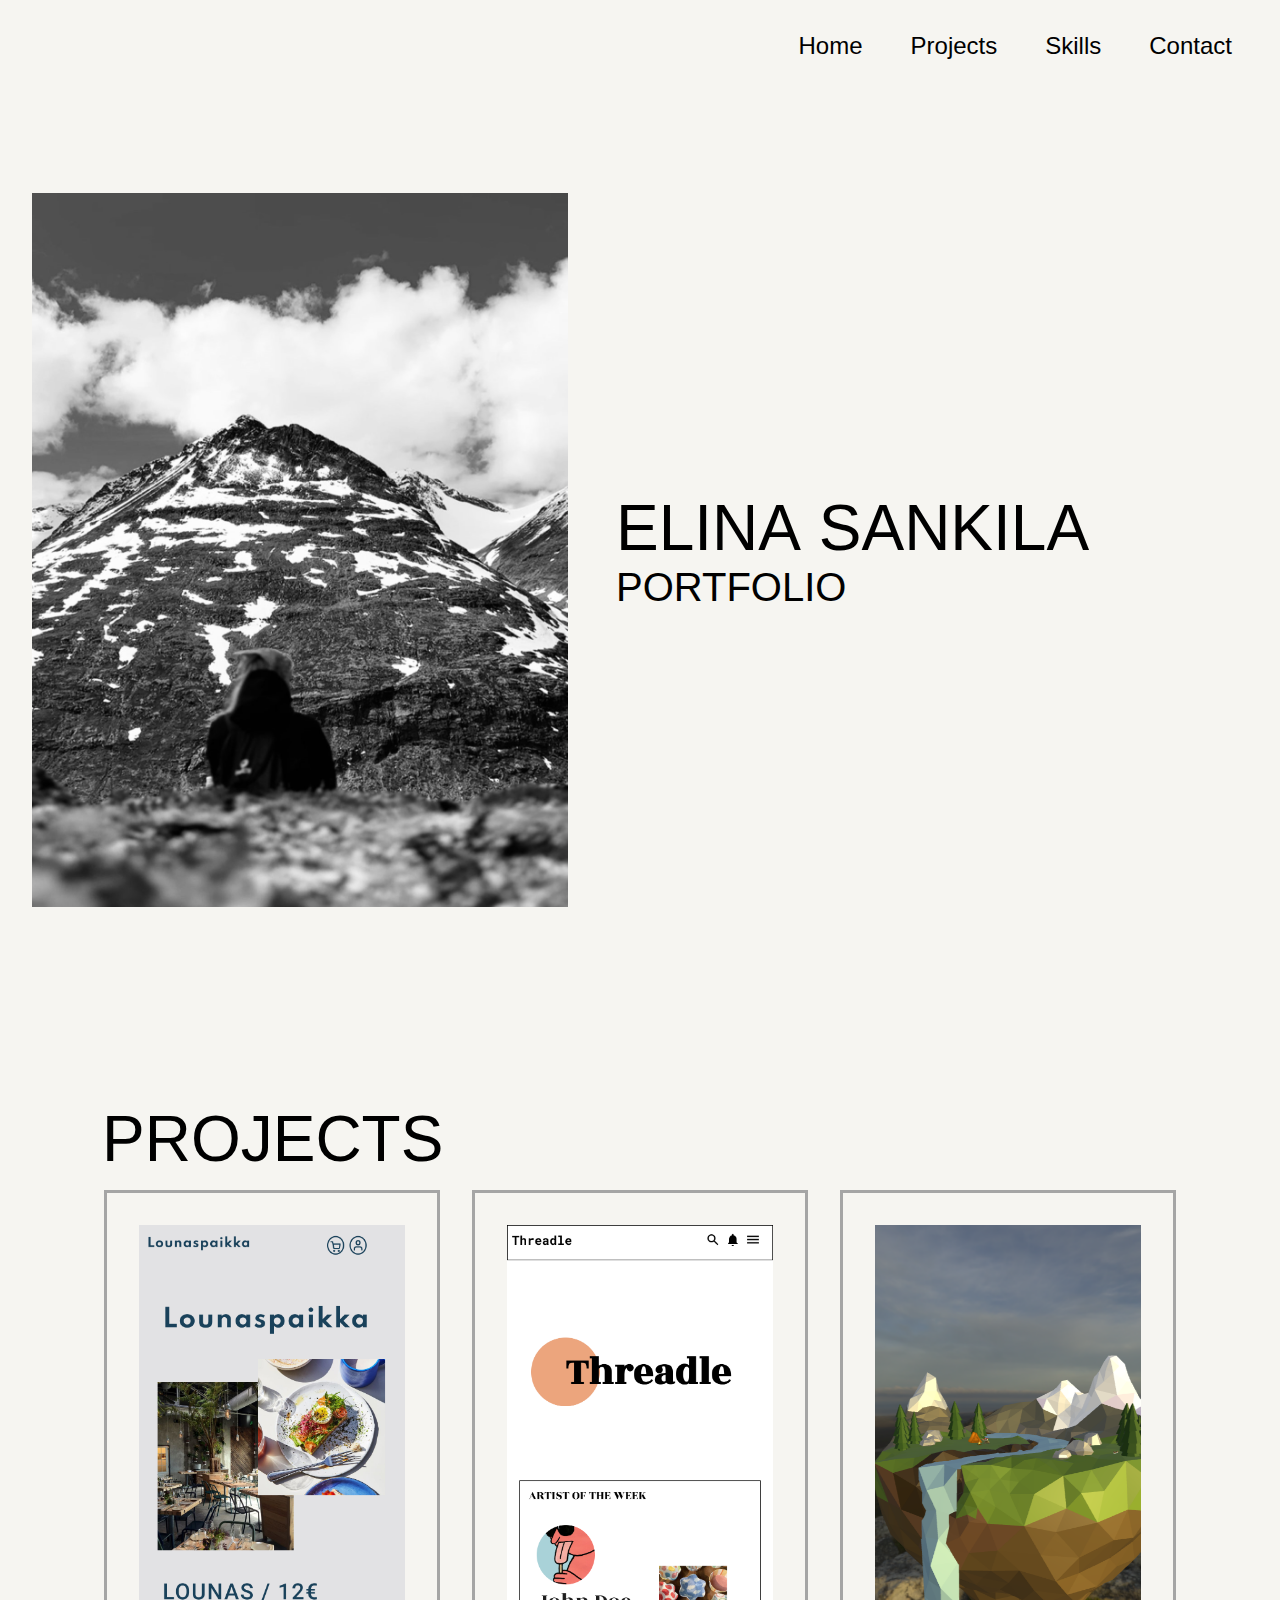
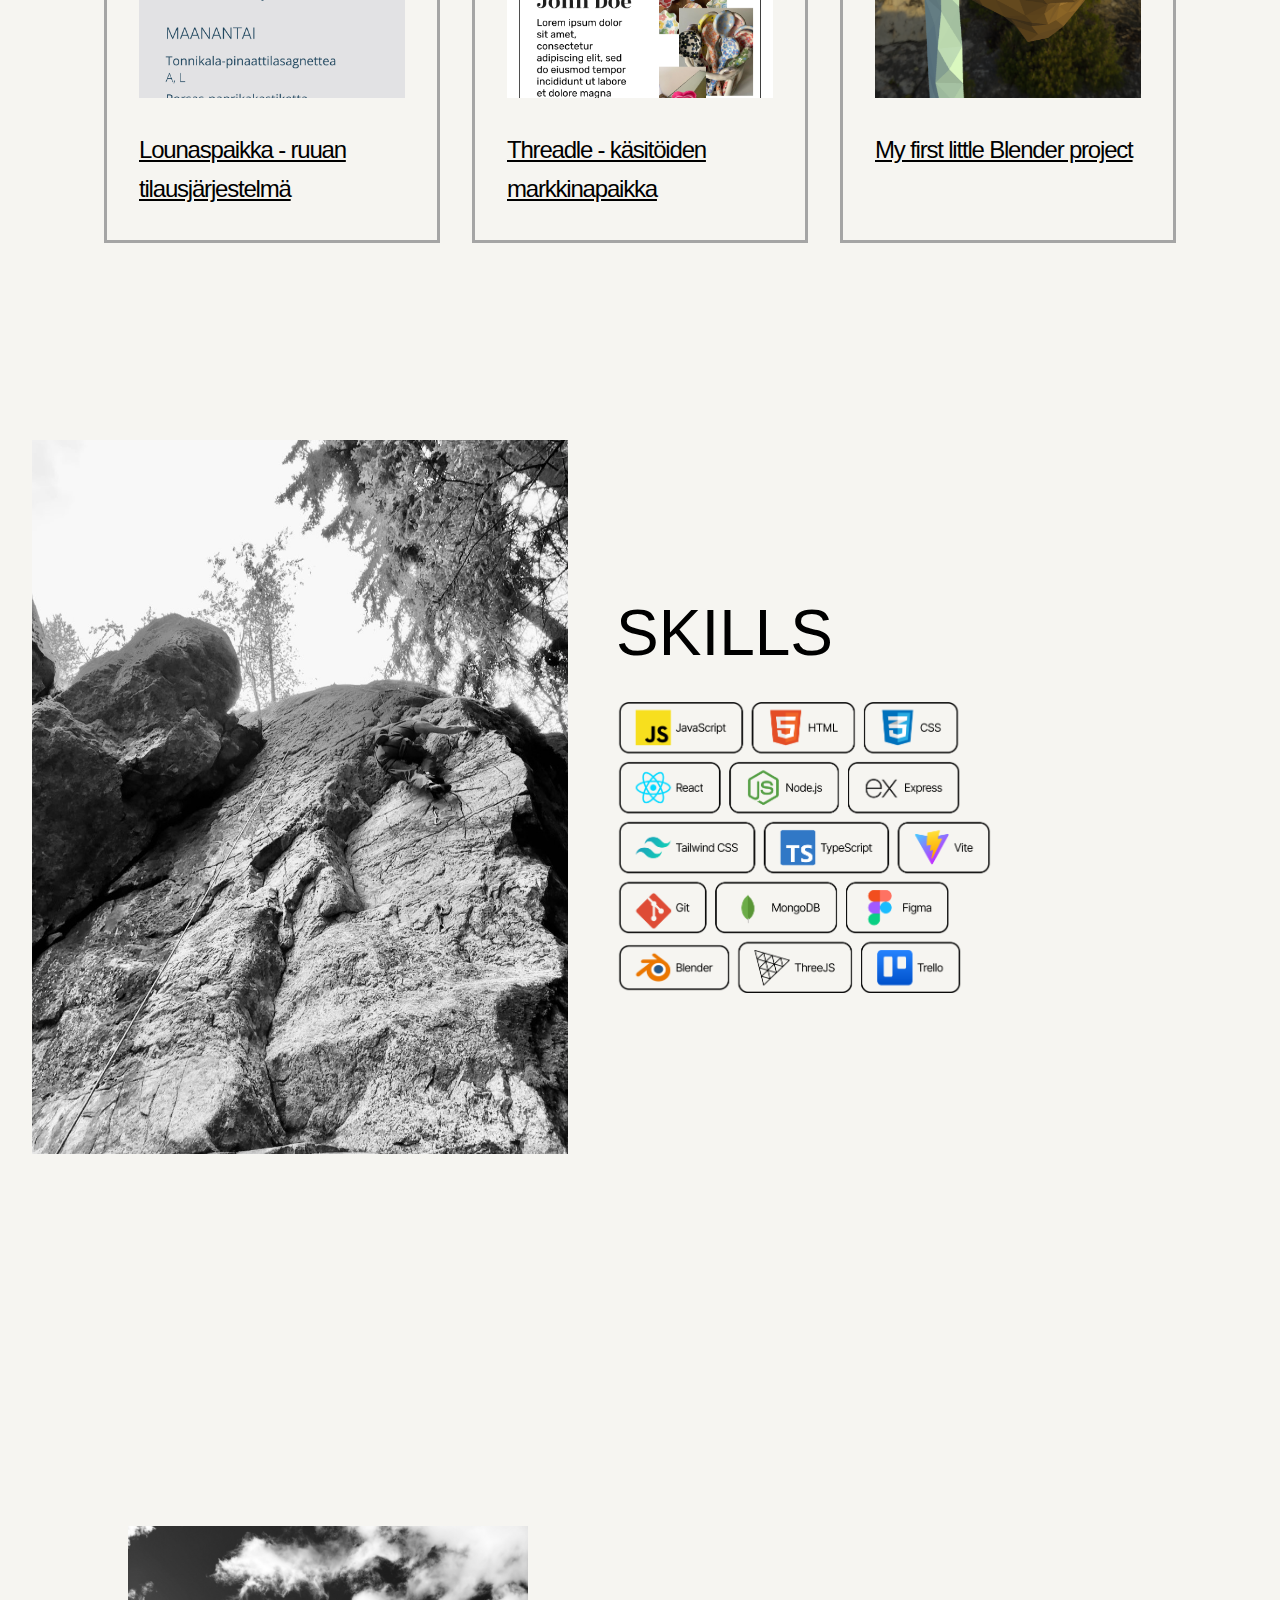
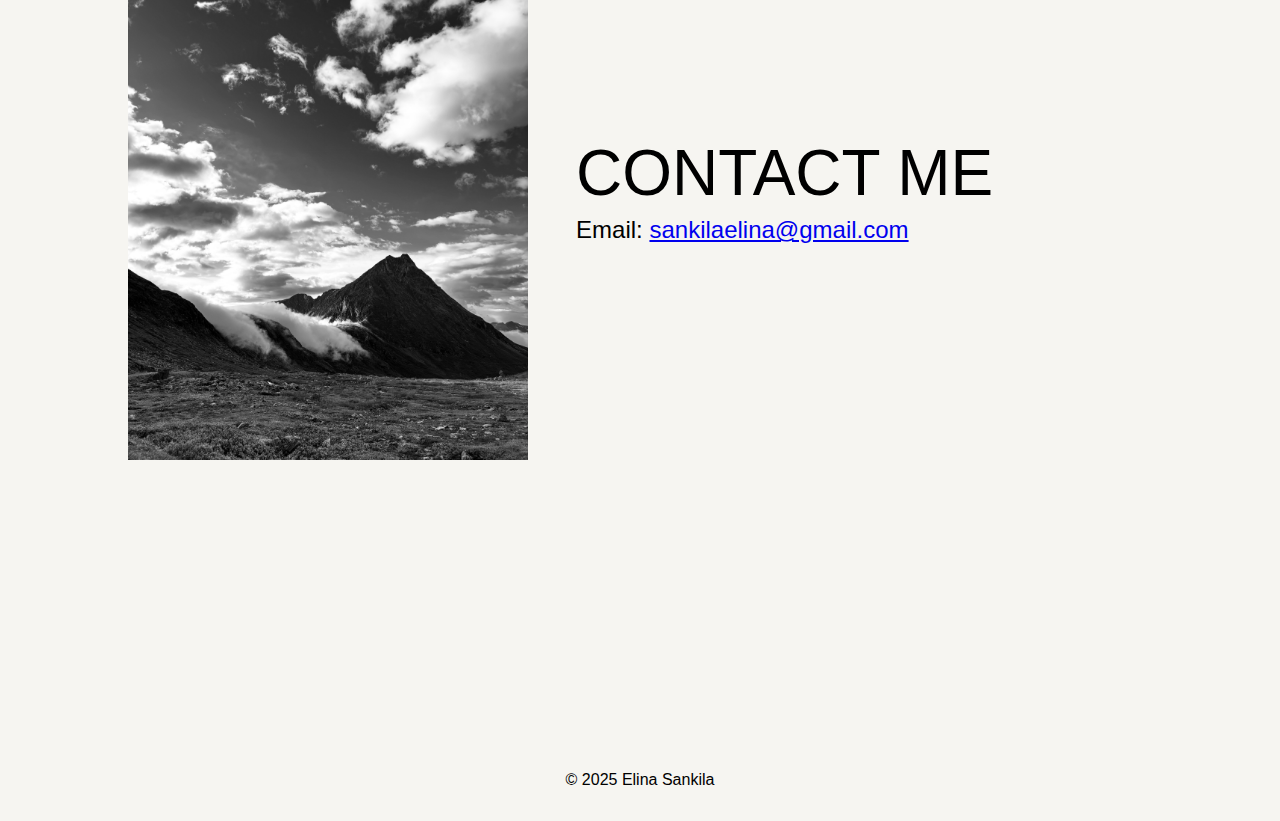
<file: index.html>
<!DOCTYPE html>
<html lang="en">
  <head>
    <meta charset="UTF-8" />
    <meta name="viewport" content="width=device-width, initial-scale=1.0" />
    <title>My Portfolio</title>
    <link rel="preconnect" href="https://rsms.me/" />
    <link rel="stylesheet" href="https://rsms.me/inter/inter.css" />
    <link rel="stylesheet" href="style.css" />
  </head>
  <body>
    <header>
      <nav>
        <ul>
          <li><a href="#hero">Home</a></li>
          <li><a href="#projects">Projects</a></li>
          <li><a href="#skills">Skills</a></li>
          <li><a href="#contact">Contact</a></li>
        </ul>
      </nav>
    </header>
    <section class="hero" id="hero">
      <div class="hero-content">
        <div class="hero-img">
          <img src="img/meitsi.jpg" alt="Profile Picture" />
        </div>
        <div class="hero-text">
          <h2 class="word">
            <span>E</span><span>l</span><span>i</span><span>n</span
            ><span>a</span> <span>S</span><span>a</span><span>n</span
            ><span>k</span><span>i</span><span>l</span><span>a</span>
          </h2>
          <p>Portfolio</p>
        </div>
      </div>
    </section>
    <section class="projects" id="projects">
      <h2>Projects</h2>
      <div class="project-cards">
        <div class="project-card">
          <img src="img/lounas.png" alt="Project Image" />
          <a href="project.html#lounaspaikka"
            >Lounaspaikka - ruuan tilausjärjestelmä</a
          >
        </div>
        <div class="project-card">
          <img src="img/threadle.png" alt="Project Image" />
          <a href="project.html#threadle"
            >Threadle - käsitöiden markkinapaikka</a
          >
        </div>
        <div class="project-card">
          <img src="img/saari2.png" alt="Project Image" />
          <a href="project.html#blender">My first little Blender project</a>
        </div>
      </div>
    </section>
    <section class="skills" id="skills">
      <div class="skills-content">
        <div class="skills-img">
          <img src="img/meitsi2.jpg" alt="Self Image" />
        </div>
        <div class="skills-labels">
          <h2>Skills</h2>
          <img src="img/image.png" alt="Skills" />
        </div>
      </div>
    </section>
    <section class="contact" id="contact">
      <div class="contact-img">
        <img src="img/vuori.jpg" alt="Contact Image" />
      </div>
      <div class="contact-text">
        <h2>Contact Me</h2>
        <p>
          Email:
          <a href="mailto:sankilaelina@gmail.com">sankilaelina@gmail.com</a>
        </p>
      </div>
    </section>
    <footer>
      <p>&copy; 2025 Elina Sankila</p>
    </footer>
  </body>
</html>
</file>
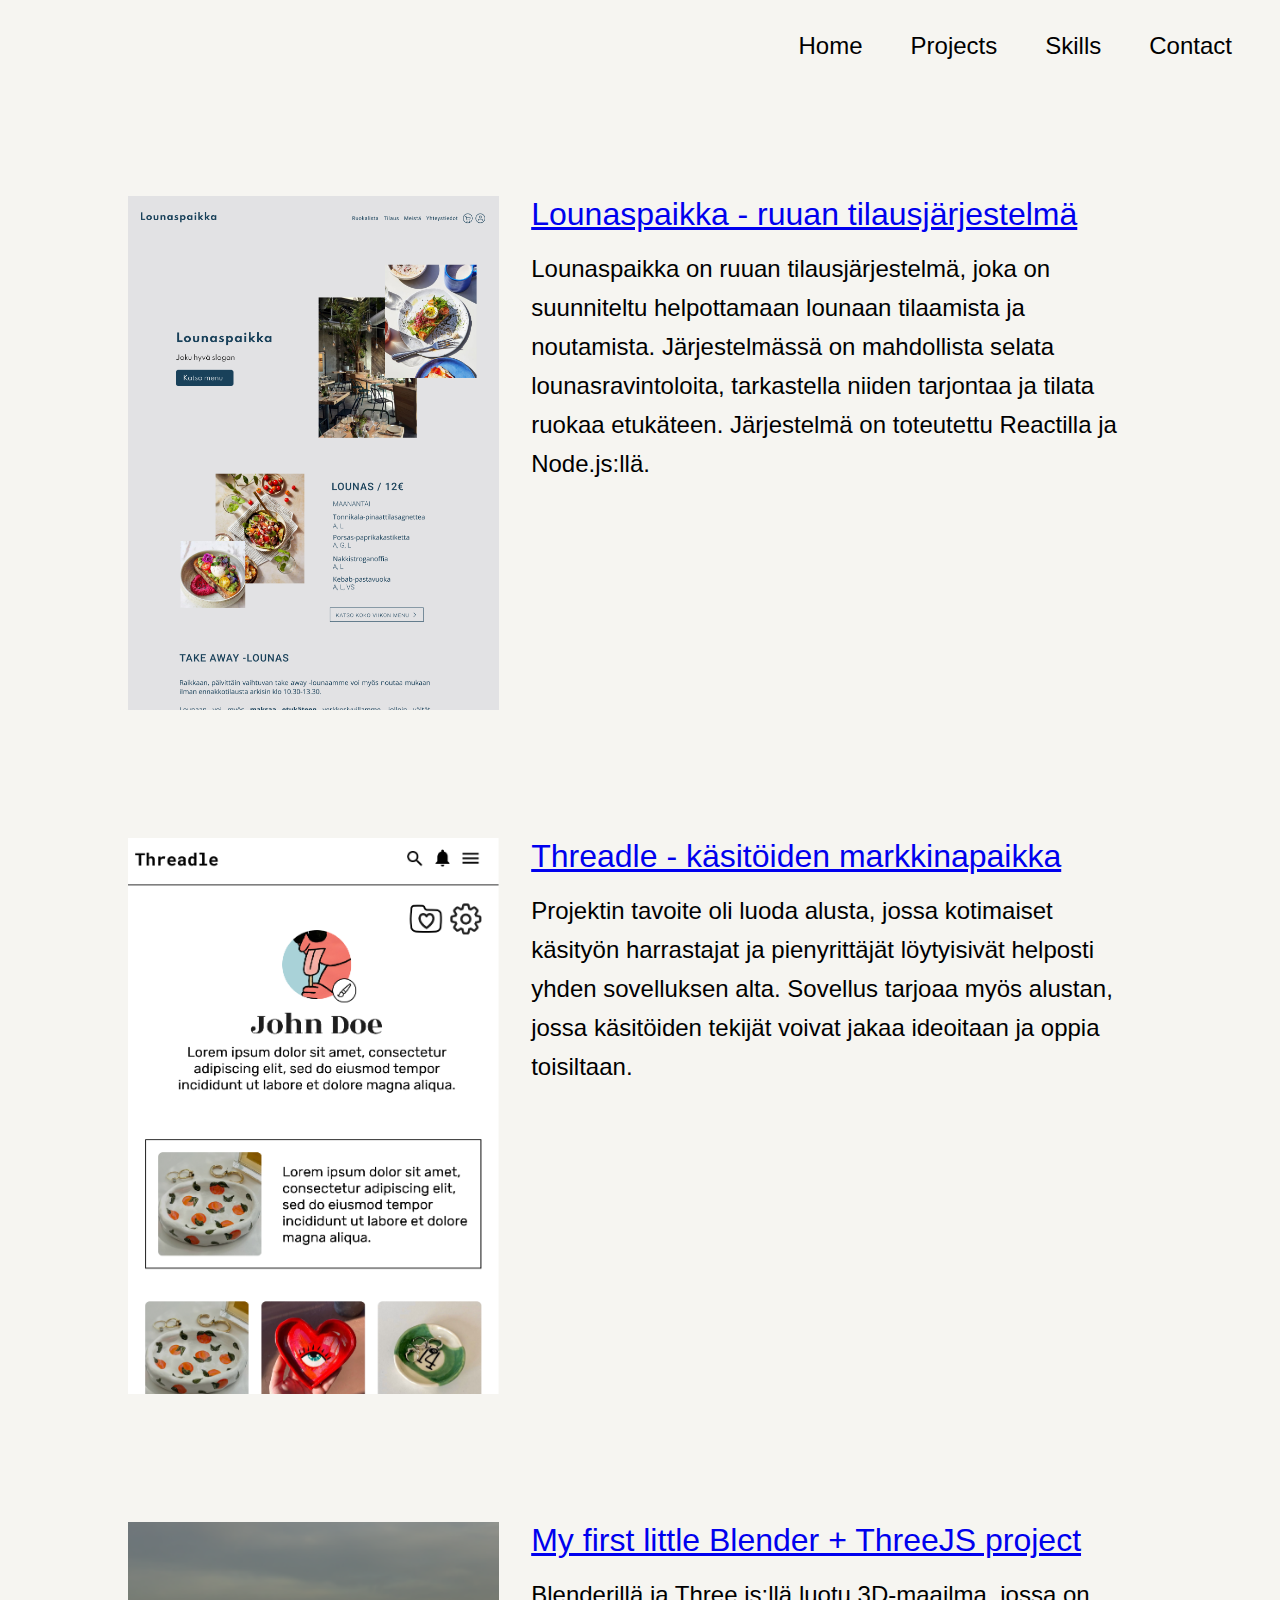
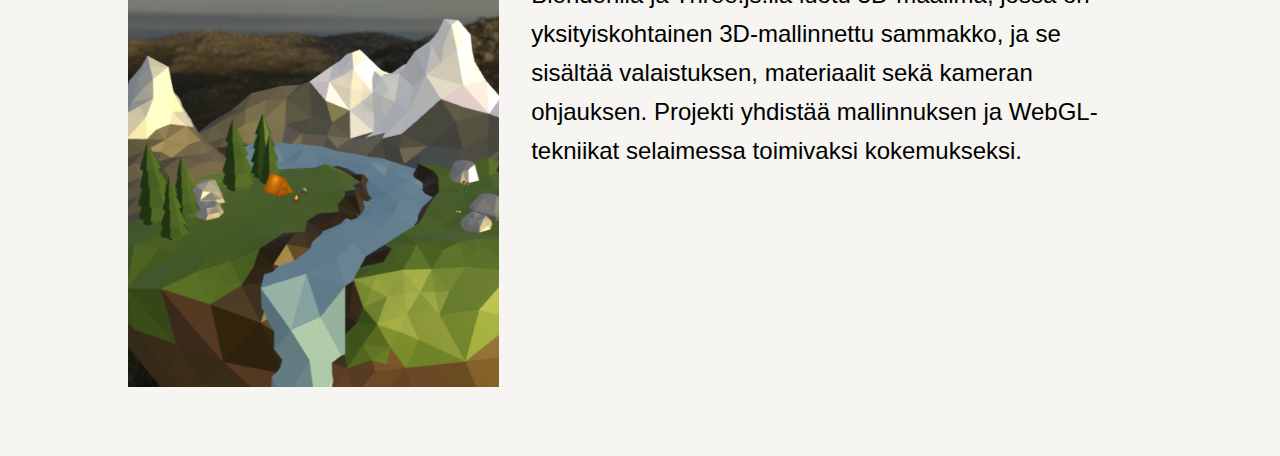
<file: project.html>
<!DOCTYPE html>
<!DOCTYPE html>
<html lang="en">
  <head>
    <meta charset="UTF-8" />
    <meta name="viewport" content="width=device-width, initial-scale=1.0" />
    <title>Projects</title>
    <link rel="preconnect" href="https://rsms.me/" />
    <link rel="stylesheet" href="https://rsms.me/inter/inter.css" />
    <link rel="stylesheet" href="style.css" />
  </head>
  <body>
    <header>
      <nav>
        <ul>
          <li><a href="index.html#hero">Home</a></li>
          <li><a href="index.html#projects">Projects</a></li>
          <li><a href="index.html#skills">Skills</a></li>
          <li><a href="index.html/#contact">Contact</a></li>
        </ul>
      </nav>
    </header>
    <div class="projects-content">
      <div class="project-content" id="lounaspaikka">
        <div class="project-img">
          <img src="img/lounas2.png" alt="Project Image" />
        </div>
        <div class="project-text">
          <a
            href="https://www.figma.com/design/0KPV7A7X8u8Szw8E6dRM45/Lounaspaikka?node-id=66-319&t=EU4LfNuW1EGk41hc-1"
            target="_blank"
            >Lounaspaikka - ruuan tilausjärjestelmä</a
          >
          <p>
            Lounaspaikka on ruuan tilausjärjestelmä, joka on suunniteltu
            helpottamaan lounaan tilaamista ja noutamista. Järjestelmässä on
            mahdollista selata lounasravintoloita, tarkastella niiden tarjontaa
            ja tilata ruokaa etukäteen. Järjestelmä on toteutettu Reactilla ja
            Node.js:llä.
          </p>
        </div>
      </div>
      <div class="project-content" id="threadle">
        <div class="project-img">
          <img src="img/threadle2.png" alt="Project Image" />
        </div>
        <div class="project-text">
          <a
            href="https://www.figma.com/design/gTP3XBGAO0ubJS4FVdSXWA/Threadle?node-id=0-1&t=031lDzBkb0Ku8LOJ-1"
            target="_blank"
            >Threadle - käsitöiden markkinapaikka</a
          >
          <p>
            Projektin tavoite oli luoda alusta, jossa kotimaiset käsityön
            harrastajat ja pienyrittäjät löytyisivät helposti yhden sovelluksen
            alta. Sovellus tarjoaa myös alustan, jossa käsitöiden tekijät voivat
            jakaa ideoitaan ja oppia toisiltaan.
          </p>
        </div>
      </div>
      <div class="project-content" id="blender">
        <div class="project-img">
          <img src="img/saari.png" alt="Project Image" />
        </div>
        <div class="project-text">
          <a
            href="https://users.metropolia.fi/~elinaasa/xr-world/"
            target="_blank"
            >My first little Blender + ThreeJS project</a
          >
          <p>
            Blenderillä ja Three.js:llä luotu 3D-maailma, jossa on
            yksityiskohtainen 3D-mallinnettu sammakko, ja se sisältää
            valaistuksen, materiaalit sekä kameran ohjauksen. Projekti yhdistää
            mallinnuksen ja WebGL-tekniikat selaimessa toimivaksi kokemukseksi.
          </p>
        </div>
      </div>
    </div>
  </body>
</html>
</file>
<file: style.css>
* {
  margin: 0;
  padding: 0;
  box-sizing: border-box;
  scroll-behavior: smooth;
}

:root {
  --background: #f6f5f1;
  font-family: Inter, sans-serif;
  font-feature-settings: "liga" 1, "calt" 1;
  cursor: default;
}

body {
  background-color: var(--background);
  font-family: "Inter", sans-serif;
  padding-top: 100px;
}

h2 {
  font-size: 64px;
  font-weight: 400;
  text-transform: uppercase;
}

/* Navigation */
nav {
  padding: 1rem 1rem;
  position: fixed;
  width: 100%;
  height: 100%;
  max-height: 100px;
  background-color: var(--background);
  top: 0;
  display: flex;
  justify-content: flex-end;
}

nav ul {
  display: flex;
  list-style: none;
  justify-content: flex-end;
}

nav ul li {
  margin: 1rem;
  padding-right: 1rem;
  font-size: 24px;
  text-decoration: none;
  letter-spacing: -5%;
}

nav ul li a {
  display: inline-block;
  text-decoration: none;
  color: #000;
  transition: 0.2s ease-in-out;
  font-weight: 400;
}

nav ul li a:hover {
  color: #a5a5a5;
  transform: translateY(-4px);
}

.home:hover {
  color: #a5a5a5;
  transform: translateY(-4px);
}

/* Hero Section */

.hero {
  height: 100vh;
  display: flex;
  justify-content: center;
  align-items: center;
}

.hero-img {
  width: 50%;
  display: flex;
  justify-content: center;
}

.hero-img img {
  max-width: 600px;
  min-width: 200px;
  padding: 2rem;
}

.hero-content {
  display: flex;
  align-items: center;
  width: 100%;
}

.hero-text {
  text-transform: uppercase;
  padding: 1rem;
  width: 60%;
}

.hero-text h2 {
  font-size: 64px;
  font-weight: 400;
  letter-spacing: -5%;
}

.hero-text p {
  font-size: 40px;
  letter-spacing: -5%;
  font-weight: 300;
}

.word span {
  display: inline-block;
  transition: transform 0.1s ease-in-out;
  cursor: default;
}

.word span:hover {
  transform: translateY(-10px);
}

/* Projects Section */

.projects {
  height: 100vh;
  display: flex;
  justify-content: center;
  flex-direction: column;
  padding: 6rem;
  width: 100%;
  height: 100%;
}

.projects h2 {
  margin: 6px;
}

.project-cards {
  display: grid;
  grid-template-columns: repeat(auto-fit, minmax(300px, 1fr));
  gap: 1rem;
  max-width: 1100px;
}

.project-card {
  display: flex;
  flex-direction: column;
  margin: 0.5rem;
  padding: 1rem;
  border: solid #a5a5a5 3px;
  min-height: 400px;
}

.project-card a {
  padding: 1rem;
  font-style: normal;
  font-weight: 400;
  font-size: 24px;
  line-height: 39px;
  letter-spacing: -0.05em;
  text-decoration-line: underline;
  color: #000000;
}

.project-card img {
  padding: 1rem;
  width: 100%;
}

/* Skills Section */

.skills {
  height: 100vh;
}

.skills-content {
  height: 100vh;
  display: flex;
  align-items: center;
  width: 100%;
}

.skills-img {
  width: 50%;
  display: flex;
  justify-content: center;
}

.skills-img img {
  max-width: 600px;
  min-width: 200px;
  padding: 2rem;
}

.skills-labels img {
  padding: 1rem;
  width: 60%;
  max-width: 1000px;
}

.skills-labels h2 {
  margin: 1rem;
}

/* Contact Section */

.contact {
  margin: 6rem;
  height: 100vh;
  display: flex;
  width: 80%;
  flex-direction: row;
  align-items: center;
}

.contact-img {
  width: 50%;
  display: flex;
  justify-content: center;
}

.contact-img img {
  width: 100%;
  max-width: 600px;
  min-width: 200px;
  padding: 2rem;
}

.contact-text {
  padding: 1rem;
  width: 60%;
}

.contact-text p {
  font-size: 24px;
  font-weight: 300;
  letter-spacing: -5%;
  line-height: 39px;
  color: #000000;
}

/* Footer */

footer {
  display: flex;
  justify-content: center;
  padding: 2rem 1rem;
  width: 100%;
  bottom: 0;
}

/*project pages*/

.project-content {
  padding: 4rem 6rem 0 6rem;
  display: flex;
  justify-content: center;
  align-items: flex-start;
  width: 100%;
  min-height: 70vh;
}

.project-img {
  width: 40%;
  min-width: 270px;
  padding: 2rem;
  display: flex;
  justify-content: center;
}

.project-img img {
  width: 100%;
  max-width: 400px;
}

.project-text {
  display: flex;
  flex-direction: column;
  justify-content: flex-start;
  width: 60%;
  padding-top: 2rem;
}

.project-text a {
  font-size: 32px;
  font-weight: 400;
  letter-spacing: -5%;
  padding-bottom: 1rem;
}

.project-text p {
  font-size: 24px;
  font-weight: 400;
  line-height: 39px;
  color: #000000;
  max-width: 600px;
}
</file>
